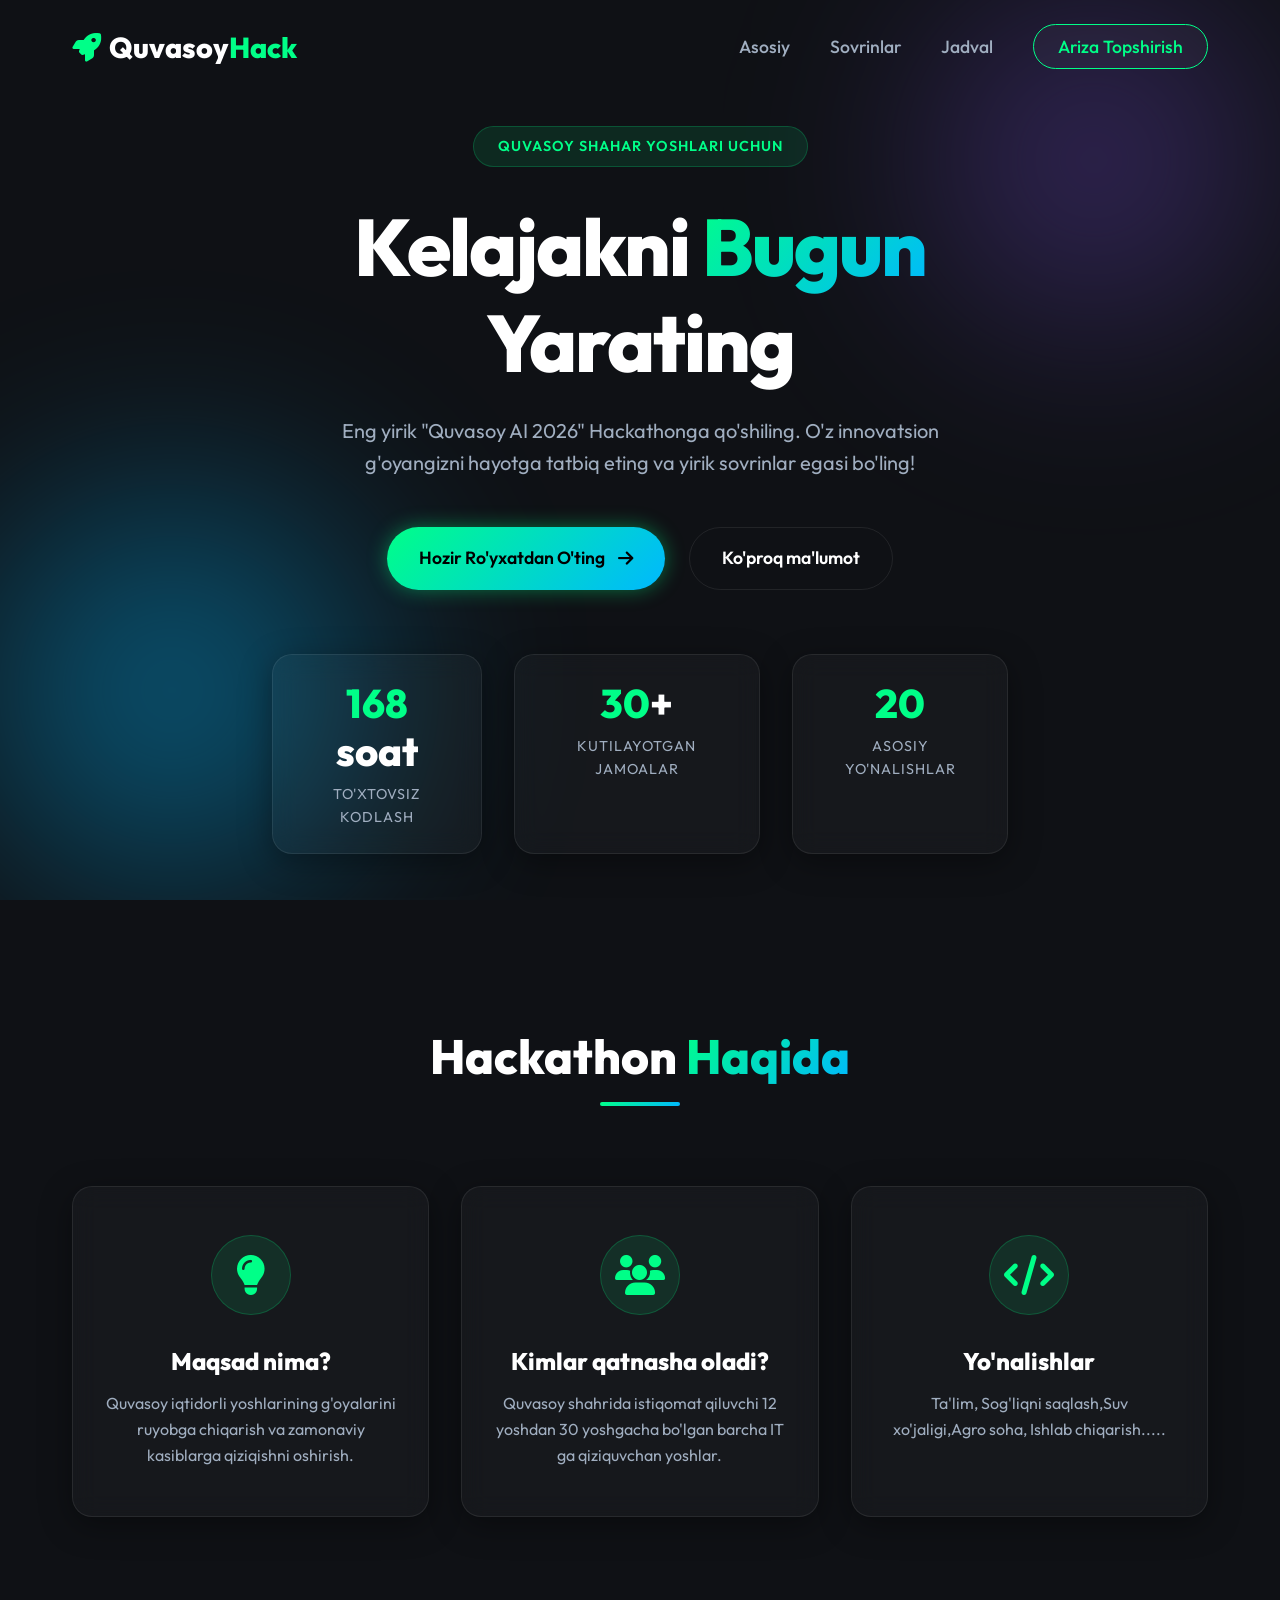
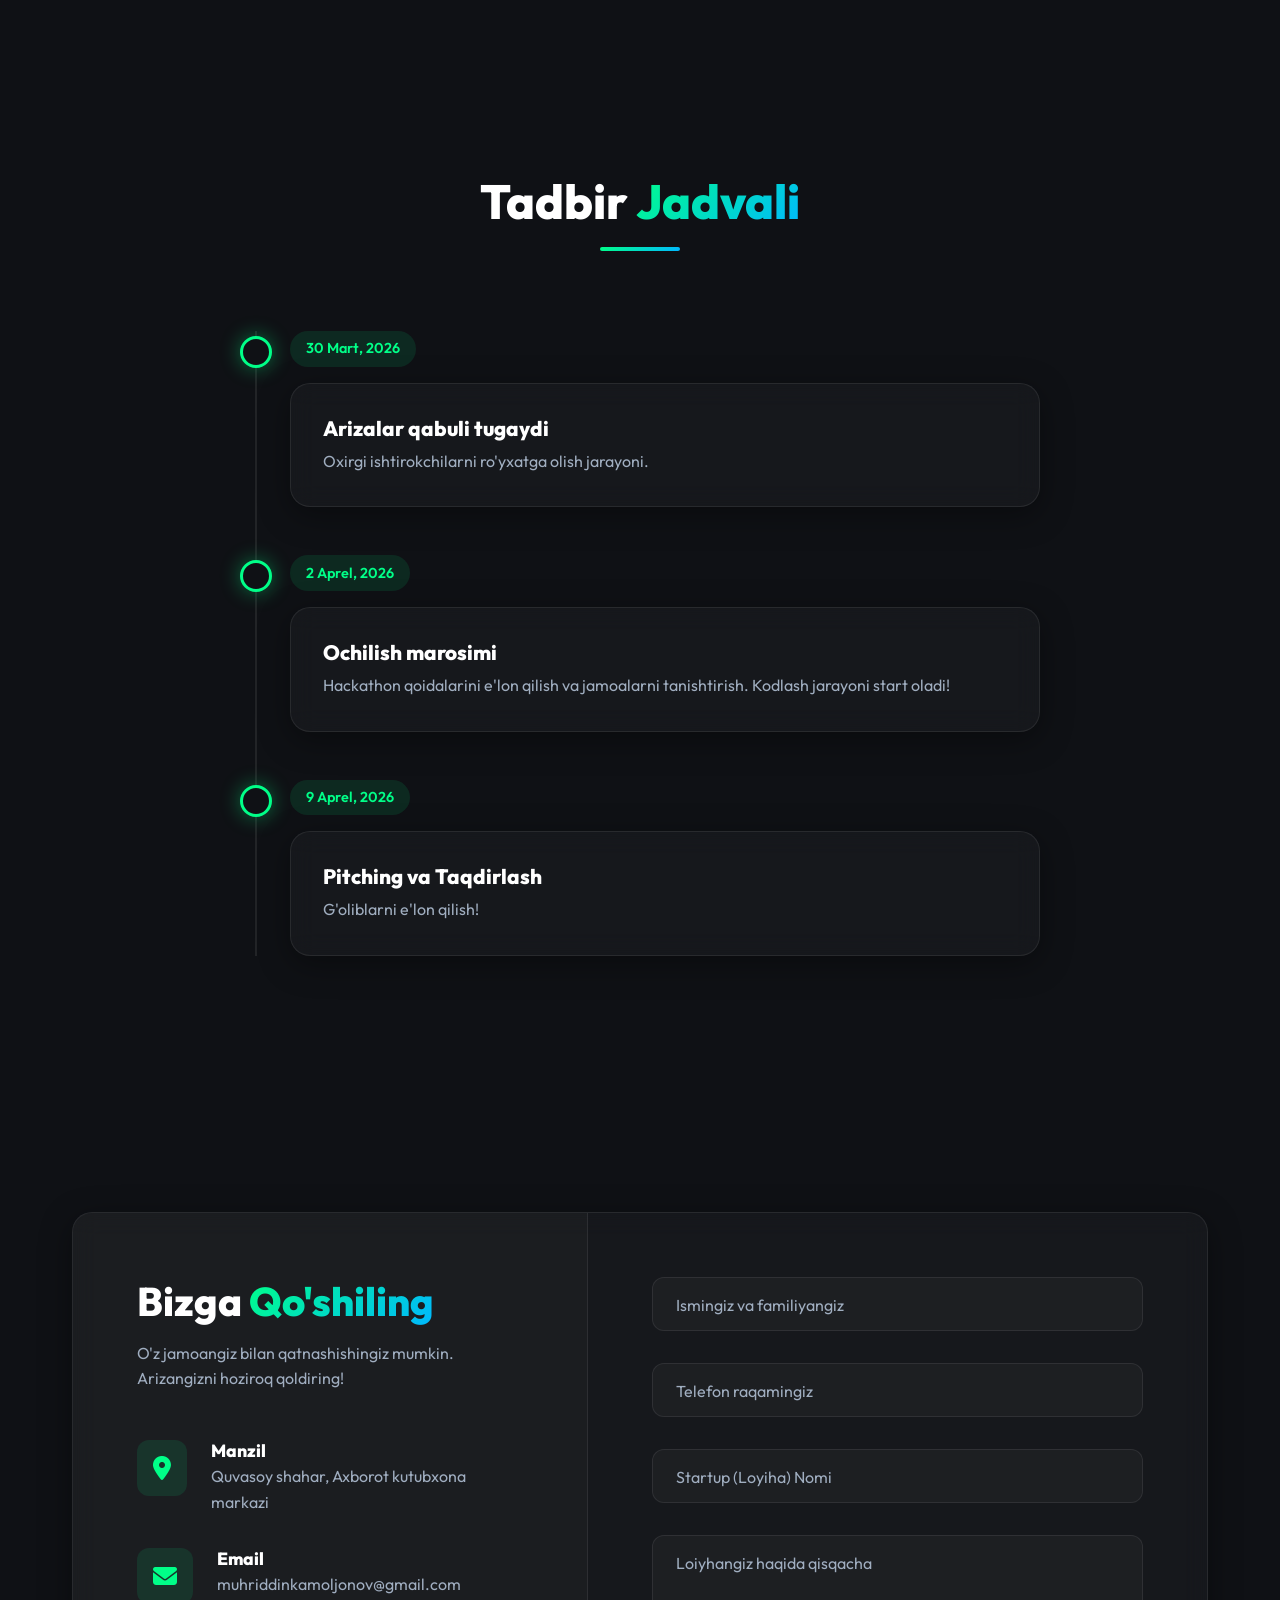
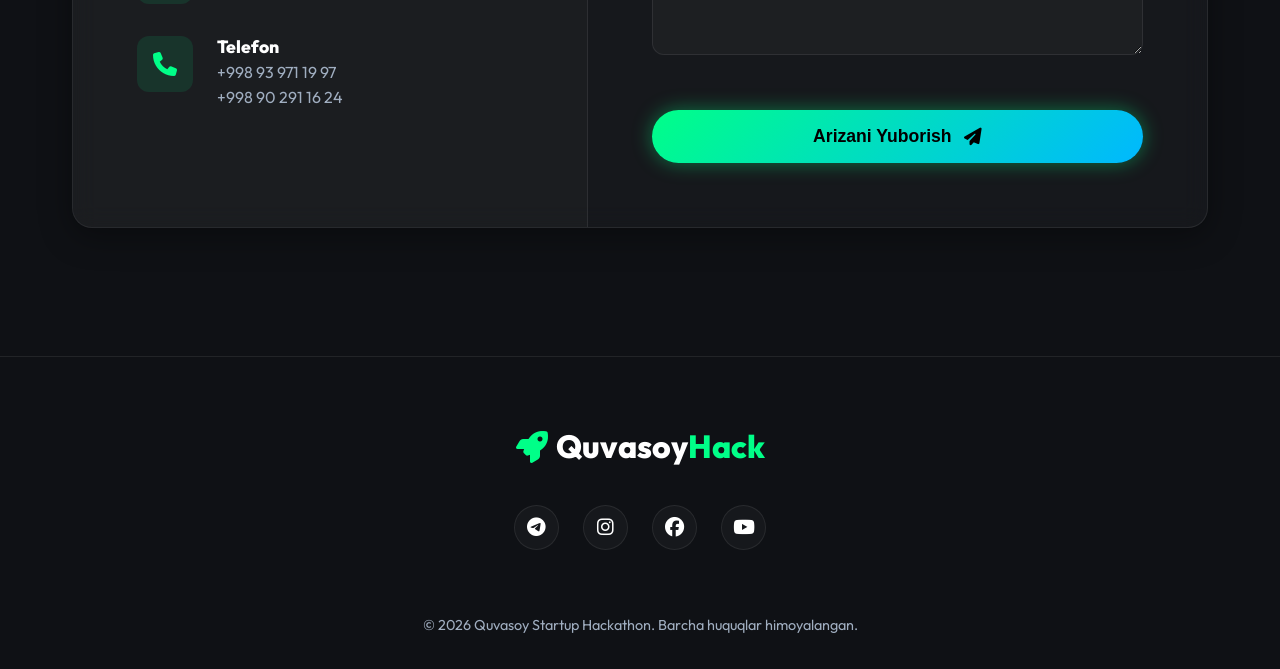
<file: index.html>
<!DOCTYPE html>
<html lang="uz">
<head>
    <meta charset="UTF-8">
    <meta name="viewport" content="width=device-width, initial-scale=1.0">
    <title>Quvasoy Startup Hackathon 2026</title>
    <link rel="stylesheet" href="style.css">
    <link href="https://fonts.googleapis.com/css2?family=Outfit:wght@300;400;600;800&display=swap" rel="stylesheet">
    <link rel="stylesheet" href="https://cdnjs.cloudflare.com/ajax/libs/font-awesome/6.4.0/css/all.min.css">
</head>
<body>

    <!-- Navigation -->
    <nav class="navbar" id="navbar">
        <div class="container nav-container">
            <a href="#" class="logo">
                <i class="fa-solid fa-rocket"></i>
                <span>Quvasoy<span>Hack</span></span>
            </a>
            <ul class="nav-links">
                <li><a href="#about">Asosiy</a></li>
                <li><a href="prizes.html">Sovrinlar</a></li>
                <li><a href="#timeline">Jadval</a></li>
                <li><a href="#apply" class="btn-nav">Ariza Topshirish</a></li>
            </ul>
            <div class="hamburger">
                <i class="fa-solid fa-bars"></i>
            </div>
        </div>
    </nav>

    <!-- Hero Section -->
    <header class="hero" id="home">
        <div class="hero-bg">
            <div class="blob blob-1"></div>
            <div class="blob blob-2"></div>
        </div>
        <div class="container hero-content">
            <p class="hero-subtitle">Quvasoy shahar yoshlari uchun</p>
            <h1 class="hero-title">
                Kelajakni 
                <span class="gradient-text">Bugun</span> 
                Yarating
            </h1>
            <p class="hero-desc">
                Eng yirik "Quvasoy AI 2026" Hackathonga qo'shiling. O'z innovatsion g'oyangizni hayotga tatbiq eting va yirik sovrinlar egasi bo'ling!
            </p>
            <div class="hero-buttons">
                <a href="#apply" class="btn btn-primary">
                    <span>Hozir Ro'yxatdan O'ting</span>
                    <i class="fa-solid fa-arrow-right"></i>
                </a>
                <a href="#about" class="btn btn-secondary">Ko'proq ma'lumot</a>
            </div>
            
            <div class="hero-stats">
                <div class="stat-item glass-card">
                    <h3><span>168</span> soat</h3>
                    <p>To'xtovsiz kodlash</p>
                </div>
                <div class="stat-item glass-card">
                    <h3><span class="counter">30</span>+</h3>
                    <p>Kutilayotgan jamoalar</p>
                </div>
                <div class="stat-item glass-card">
                    <h3><span>20</span></h3>
                    <p>Asosiy yo'nalishlar</p>
                </div>
            </div>
        </div>
    </header>

    <!-- About Section -->
    <section class="about" id="about">
        <div class="container">
            <div class="section-header">
                <h2 class="section-title">Hackathon <span class="gradient-text">Haqida</span></h2>
                <div class="title-underline"></div>
            </div>
            
            <div class="about-grid">
                <div class="about-card glass-card">
                    <div class="icon-wrapper">
                        <i class="fa-solid fa-lightbulb"></i>
                    </div>
                    <h3>Maqsad nima?</h3>
                    <p>Quvasoy iqtidorli yoshlarining g'oyalarini ruyobga chiqarish va zamonaviy kasiblarga  qiziqishni oshirish.</p>
                </div>
                <div class="about-card glass-card">
                    <div class="icon-wrapper">
                        <i class="fa-solid fa-users"></i>
                    </div>
                    <h3>Kimlar qatnasha oladi?</h3>
                    <p>Quvasoy shahrida istiqomat qiluvchi  12 yoshdan 30 yoshgacha bo'lgan barcha IT ga qiziquvchan yoshlar.</p>
                </div>
                <div class="about-card glass-card">
                    <div class="icon-wrapper">
                        <i class="fa-solid fa-code"></i>
                    </div>
                    <h3>Yo'nalishlar</h3>
                    <p>Ta'lim, Sog'liqni saqlash,Suv xo'jaligi,Agro soha, Ishlab chiqarish.....</p>
                </div>
            </div>
        </div>
    </section>


    <!-- Timeline Section -->
    <section class="timeline-section" id="timeline">
        <div class="container">
            <div class="section-header">
                <h2 class="section-title">Tadbir <span class="gradient-text">Jadvali</span></h2>
                <div class="title-underline"></div>
            </div>
            
            <div class="timeline">
                <div class="timeline-item">
                    <div class="timeline-dot"></div>
                    <div class="timeline-date">30 Mart, 2026</div>
                    <div class="timeline-content glass-card">
                        <h3>Arizalar qabuli tugaydi</h3>
                        <p>Oxirgi ishtirokchilarni ro'yxatga olish jarayoni.</p>
                    </div>
                </div>
                
                <div class="timeline-item">
                    <div class="timeline-dot"></div>
                    <div class="timeline-date">2 Aprel, 2026</div>
                    <div class="timeline-content glass-card">
                        <h3>Ochilish marosimi</h3>
                        <p>Hackathon qoidalarini e'lon qilish va jamoalarni tanishtirish. Kodlash jarayoni start oladi!</p>
                    </div>
                </div>
                
                <div class="timeline-item">
                    <div class="timeline-dot"></div>
                    <div class="timeline-date">9 Aprel, 2026</div>
                    <div class="timeline-content glass-card">
                        <h3>Pitching va Taqdirlash</h3>
                        <p> G'oliblarni e'lon qilish!</p>
                    </div>
                </div>
            </div>
        </div>
    </section>

    <!-- Application Form Section -->
    <section class="apply-section" id="apply">
        <div class="container">
            <div class="apply-container glass-card">
                <div class="apply-info">
                    <h2>Bizga <span class="gradient-text">Qo'shiling</span></h2>
                    <p>O'z jamoangiz bilan qatnashishingiz mumkin. Arizangizni hoziroq qoldiring!</p>
                    
                    <div class="contact-info">
                        <div class="info-item">
                            <i class="fa-solid fa-location-dot"></i>
                            <div>
                                <h4>Manzil</h4>
                                <p>Quvasoy shahar, Axborot kutubxona markazi</p>
                            </div>
                        </div>
                        <div class="info-item">
                            <i class="fa-solid fa-envelope"></i>
                            <div>
                                <h4>Email</h4>
                                <p>muhriddinkamoljonov@gmail.com</p>
                            </div>
                        </div>
                        <div class="info-item">
                            <i class="fa-solid fa-phone"></i>
                            <div>
                                <h4>Telefon</h4>
                                <p>+998 93 971 19 97</p>
                                <p>+998 90 291 16 24</p>
                            </div>
                        </div>
                    </div>
                </div>
                
                <div class="apply-form-container">
                    <form id="hackathonForm" class="form">
                        <div class="form-group">
                            <input type="text" id="fullname" required autocomplete="off" placeholder=" ">
                            <label for="fullname">Ismingiz va familiyangiz</label>
                        </div>
                        
                        <div class="form-group">
                            <input type="tel" id="phone" required maxlength="9" autocomplete="off" placeholder=" ">
                            <label for="phone">Telefon raqamingiz</label>
                            <span class="phone-prefix">+998</span>
                        </div>
                        
                        <div class="form-group">
                            <input type="text" id="project_name" required autocomplete="off" placeholder=" ">
                            <label for="project_name">Startup (Loyiha) Nomi</label>
                        </div>
                        
                        <div class="form-group">
                            <textarea id="project_desc" required placeholder=" "></textarea>
                            <label for="project_desc">Loiyhangiz haqida qisqacha</label>
                        </div>
                        
                        <button type="submit" class="btn btn-primary submit-btn">
                            Arizani Yuborish <i class="fa-solid fa-paper-plane"></i>
                        </button>
                    </form>
                    
                    <div class="success-message hide" id="successMessage">
                        <div class="success-icon">
                            <i class="fa-solid fa-circle-check"></i>
                        </div>
                        <h3>Tabriklaymiz!</h3>
                        <p>Arizangiz muvaffaqiyatli qabul qilindi. Tez orada siz bilan bog'lanamiz.</p>
                        <button class="btn btn-secondary" id="closeSuccess">Yopish</button>
                    </div>
                </div>
            </div>
        </div>
    </section>

    <!-- Footer -->
    <footer>
        <div class="container footer-container">
            <div class="footer-logo">
                <i class="fa-solid fa-rocket"></i>
                <span>Quvasoy<span>Hack</span></span>
            </div>
            
            <div class="social-links">
                <a href="#"><i class="fa-brands fa-telegram"></i></a>
                <a href="#"><i class="fa-brands fa-instagram"></i></a>
                <a href="#"><i class="fa-brands fa-facebook"></i></a>
                <a href="#"><i class="fa-brands fa-youtube"></i></a>
            </div>
            
            <div class="copyright">
                &copy; 2026 Quvasoy Startup Hackathon. Barcha huquqlar himoyalangan.
            </div>
        </div>
    </footer>

    <script src="script.js"></script>
</body>
</html>
</file>
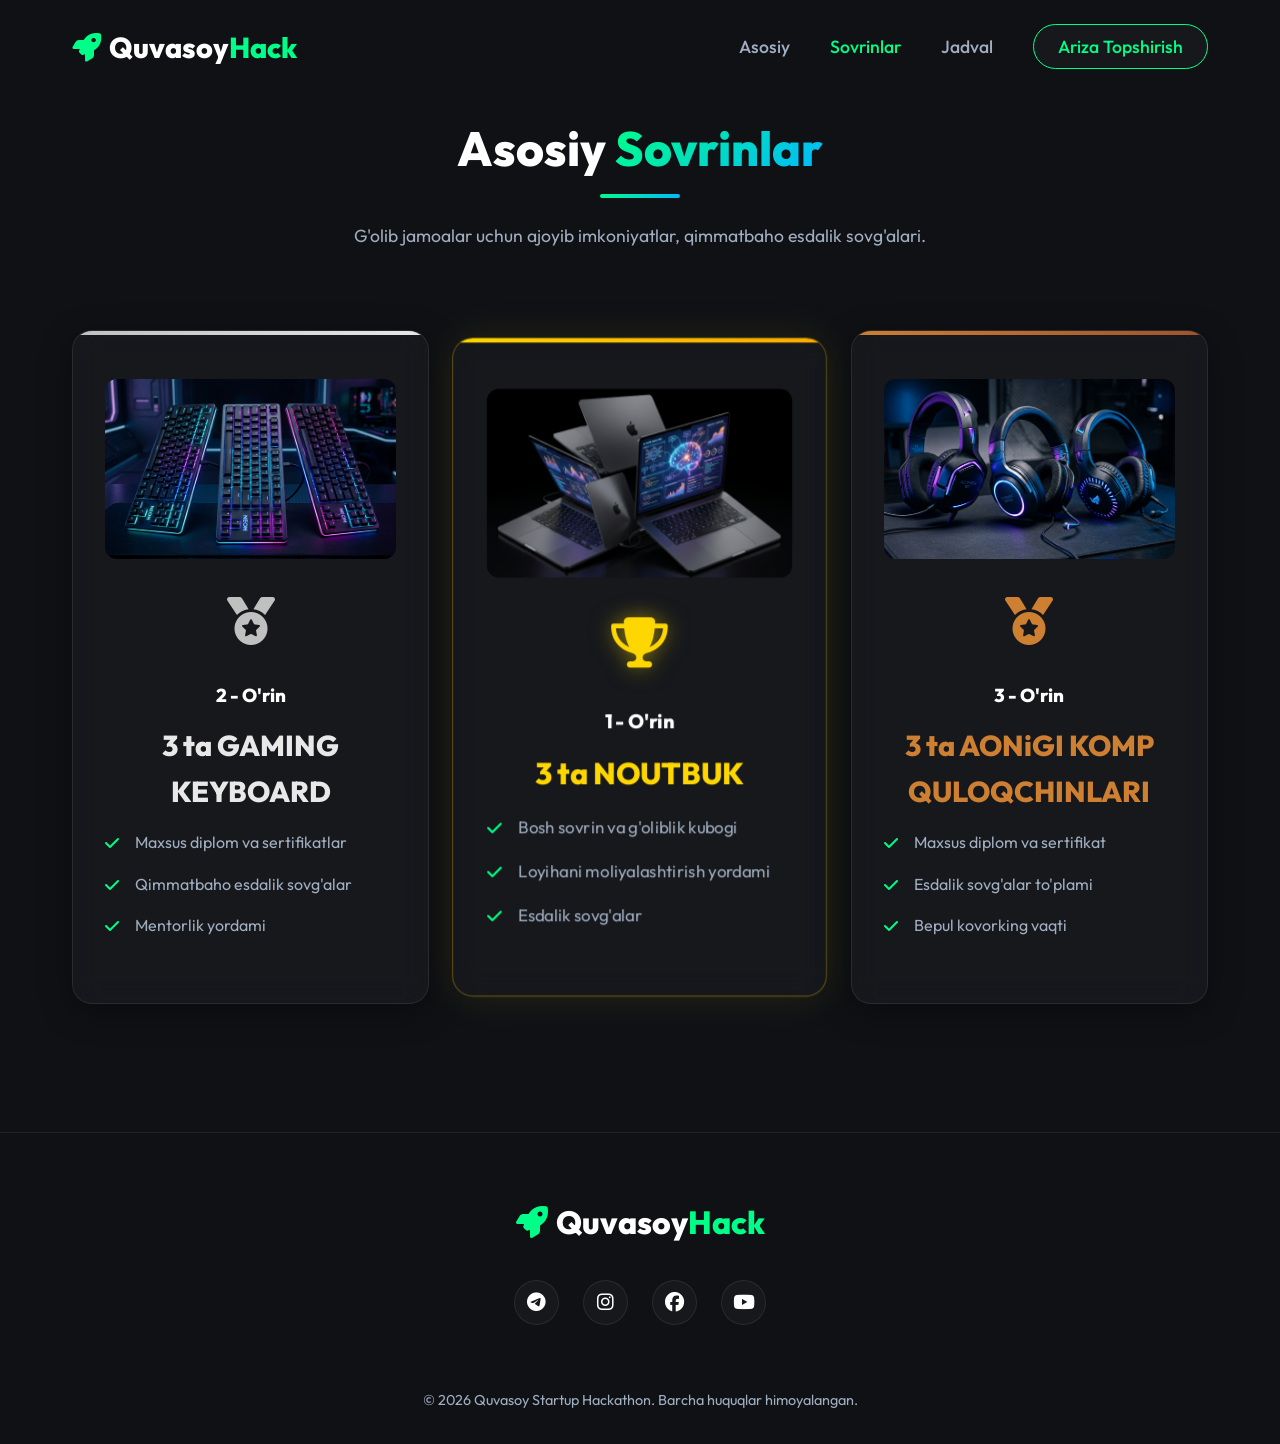
<file: prizes.html>
<!DOCTYPE html>
<html lang="uz">
<head>
    <meta charset="UTF-8">
    <meta name="viewport" content="width=device-width, initial-scale=1.0">
    <title>Quvasoy Startup Hackathon 2026</title>
    <link rel="stylesheet" href="style.css">
    <link href="https://fonts.googleapis.com/css2?family=Outfit:wght@300;400;600;800&display=swap" rel="stylesheet">
    <link rel="stylesheet" href="https://cdnjs.cloudflare.com/ajax/libs/font-awesome/6.4.0/css/all.min.css">
</head>
<body>

    <!-- Navigation -->
    <nav class="navbar" id="navbar">
        <div class="container nav-container">
            <a href="#" class="logo">
                <i class="fa-solid fa-rocket"></i>
                <span>Quvasoy<span>Hack</span></span>
            </a>
            <ul class="nav-links">
                <li><a href="index.html#about">Asosiy</a></li>
                <li><a href="prizes.html" class="active">Sovrinlar</a></li>
                <li><a href="index.html#timeline">Jadval</a></li>
                <li><a href="index.html#apply" class="btn-nav">Ariza Topshirish</a></li>
            </ul>
            <div class="hamburger">
                <i class="fa-solid fa-bars"></i>
            </div>
        </div>
    </nav>

    <!-- Prizes Section -->
    <section class="prizes-section" id="prizes" style="padding-top: 120px; min-height: 80vh;">
        <div class="container">
            <div class="section-header">
                <h2 class="section-title">Asosiy <span class="gradient-text">Sovrinlar</span></h2>
                <div class="title-underline"></div>
                <p class="section-subtitle">G'olib jamoalar uchun ajoyib imkoniyatlar, qimmatbaho esdalik sovg'alari.</p>
            </div>
            
            <div class="prizes-grid">
                <!-- 2-o'rin (Silver) -->
                <div class="prize-card silver glass-card">
                    <div class="prize-image">
                        <img src="images/keyboard.png" alt="Gaming Keyboards">
                    </div>
                    <div class="medal"><i class="fa-solid fa-medal"></i></div>
                    <h3>2 - O'rin</h3>
                    <div class="prize-amount" style="font-size: 1.8rem; margin: 1rem 0;">3 ta GAMING KEYBOARD</div>
                    <ul class="prize-benefits">
                        <li><i class="fa-solid fa-check"></i> Maxsus diplom va sertifikatlar</li>
                        <li><i class="fa-solid fa-check"></i> Qimmatbaho esdalik sovg'alar</li>
                        <li><i class="fa-solid fa-check"></i> Mentorlik yordami</li>
                    </ul>
                </div>
                
                <!-- 1-o'rin (Gold) -->
                <div class="prize-card gold glass-card">
                    <div class="prize-image">
                        <img src="images/laptop.png" alt="Laptops">
                    </div>
                    <div class="medal"><i class="fa-solid fa-trophy"></i></div>
                    <h3>1 - O'rin</h3>
                    <div class="prize-amount" style="font-size: 1.8rem; margin: 1rem 0;">3 ta NOUTBUK</div>
                    <ul class="prize-benefits">
                        <li><i class="fa-solid fa-check"></i> Bosh sovrin va g'oliblik kubogi</li>
                        <li><i class="fa-solid fa-check"></i> Loyihani moliyalashtirish yordami</li>
                        <li><i class="fa-solid fa-check"></i> Esdalik sovg'alar</li>
                    </ul>
                </div>
                
                <!-- 3-o'rin (Bronze) -->
                <div class="prize-card bronze glass-card">
                    <div class="prize-image">
                        <img src="images/headphone.png" alt="Headphones">
                    </div>
                    <div class="medal"><i class="fa-solid fa-medal"></i></div>
                    <h3>3 - O'rin</h3>
                    <div class="prize-amount" style="font-size: 1.8rem; margin: 1rem 0;">3 ta AONiGI KOMP QULOQCHINLARI</div>
                    <ul class="prize-benefits">
                        <li><i class="fa-solid fa-check"></i> Maxsus diplom va sertifikat</li>
                        <li><i class="fa-solid fa-check"></i> Esdalik sovg'alar to'plami</li>
                        <li><i class="fa-solid fa-check"></i> Bepul kovorking vaqti</li>
                    </ul>
                </div>
            </div>
        </div>
    </section>

    <!-- Footer -->
    <footer>
        <div class="container footer-container">
            <div class="footer-logo">
                <i class="fa-solid fa-rocket"></i>
                <span>Quvasoy<span>Hack</span></span>
            </div>
            
            <div class="social-links">
                <a href="#"><i class="fa-brands fa-telegram"></i></a>
                <a href="#"><i class="fa-brands fa-instagram"></i></a>
                <a href="#"><i class="fa-brands fa-facebook"></i></a>
                <a href="#"><i class="fa-brands fa-youtube"></i></a>
            </div>
            
            <div class="copyright">
                &copy; 2026 Quvasoy Startup Hackathon. Barcha huquqlar himoyalangan.
            </div>
        </div>
    </footer>

    <script src="script.js"></script>
</body>
</html>
</file>
<file: style.css>
/* ---
   Quvasoy Startup Hackathon - Modern, vibrant, and aesthetic styling 
--- */
:root {
    /* Colors */
    --primary: #00ff88;
    --primary-dark: #00cc6a;
    --secondary: #6b46c1;
    --secondary-light: #9f7aea;
    --bg-dark: #0f1115;
    --bg-card: rgba(255, 255, 255, 0.03);
    --bg-card-hover: rgba(255, 255, 255, 0.08);
    --text-main: #ffffff;
    --text-muted: #a0aec0;
    --border: rgba(255, 255, 255, 0.08);

    /* Gradients */
    --gradient-primary: linear-gradient(135deg, var(--primary) 0%, #00b8ff 100%);
    --gradient-glow: linear-gradient(90deg, #ff007a, #7928ca, #00b8ff, #00ff88);

    /* Shadows & Effects */
    --glass-shadow: 0 8px 32px 0 rgba(0, 0, 0, 0.37);
    --glass-border: 1px solid rgba(255, 255, 255, 0.08);
    --glow-primary: 0 0 20px rgba(0, 255, 136, 0.4);

    /* Typography */
    --font-main: 'Outfit', sans-serif;
}

/* Reset & Base */
* {
    margin: 0;
    padding: 0;
    box-sizing: border-box;
}

html {
    scroll-behavior: smooth;
}

body {
    font-family: var(--font-main);
    background-color: var(--bg-dark);
    color: var(--text-main);
    line-height: 1.6;
    overflow-x: hidden;
}

.container {
    max-width: 1200px;
    margin: 0 auto;
    padding: 0 2rem;
}

/* Typography Tools */
.gradient-text {
    background: var(--gradient-primary);
    -webkit-background-clip: text;
    -webkit-text-fill-color: transparent;
    background-clip: text;
}

h1, h2, h3, h4 {
    font-weight: 800;
    line-height: 1.2;
}

p {
    color: var(--text-muted);
}

/* UI Components */
.glass-card {
    background: var(--bg-card);
    backdrop-filter: blur(12px);
    -webkit-backdrop-filter: blur(12px);
    border: var(--glass-border);
    border-radius: 20px;
    box-shadow: var(--glass-shadow);
    transition: all 0.3s ease;
}

.glass-card:hover {
    background: var(--bg-card-hover);
    transform: translateY(-5px);
    border-color: rgba(255, 255, 255, 0.15);
}

/* Buttons */
.btn {
    display: inline-flex;
    align-items: center;
    justify-content: center;
    gap: 0.8rem;
    padding: 1rem 2rem;
    border-radius: 50px;
    font-weight: 600;
    font-size: 1.1rem;
    text-decoration: none;
    transition: all 0.3s cubic-bezier(0.4, 0, 0.2, 1);
    cursor: pointer;
    border: none;
}

.btn-primary {
    background: var(--gradient-primary);
    color: #000;
    box-shadow: var(--glow-primary);
}

.btn-primary:hover {
    transform: translateY(-2px);
    box-shadow: 0 0 30px rgba(0, 255, 136, 0.6);
}

.btn-secondary {
    background: transparent;
    color: var(--text-main);
    border: 1px solid var(--border);
}

.btn-secondary:hover {
    background: rgba(255, 255, 255, 0.05);
    border-color: rgba(255, 255, 255, 0.2);
}

/* Navigation */
.navbar {
    position: fixed;
    top: 0;
    width: 100%;
    z-index: 1000;
    padding: 1.5rem 0;
    transition: all 0.3s ease;
}

.navbar.scrolled {
    padding: 1rem 0;
    background: rgba(15, 17, 21, 0.8);
    backdrop-filter: blur(20px);
    -webkit-backdrop-filter: blur(20px);
    border-bottom: 1px solid var(--border);
}

.nav-container {
    display: flex;
    justify-content: space-between;
    align-items: center;
}

.logo {
    display: flex;
    align-items: center;
    gap: 0.5rem;
    font-size: 1.8rem;
    font-weight: 800;
    color: var(--text-main);
    text-decoration: none;
}

.logo i {
    color: var(--primary);
}

.logo span span {
    color: var(--primary);
}

.nav-links {
    display: flex;
    gap: 2.5rem;
    list-style: none;
    align-items: center;
}

.nav-links a {
    color: var(--text-muted);
    text-decoration: none;
    font-weight: 500;
    font-size: 1.1rem;
    transition: color 0.3s ease;
}

.nav-links a:hover,
.nav-links a.active {
    color: var(--primary);
}

.btn-nav {
    background: var(--bg-card);
    border: 1px solid var(--primary);
    padding: 0.6rem 1.5rem;
    border-radius: 50px;
    color: var(--primary) !important;
}

.btn-nav:hover {
    background: var(--primary);
    color: #000 !important;
    box-shadow: var(--glow-primary);
}

.hamburger {
    display: none;
    font-size: 1.5rem;
    cursor: pointer;
    color: var(--text-main);
}

/* Hero Section */
.hero {
    position: relative;
    min-height: 100vh;
    display: flex;
    align-items: center;
    padding-top: 80px;
    overflow: hidden;
}

.hero-bg {
    position: absolute;
    top: 0;
    left: 0;
    width: 100%;
    height: 100%;
    z-index: -1;
    overflow: hidden;
}

.blob {
    position: absolute;
    filter: blur(90px);
    opacity: 0.5;
    z-index: -1;
    animation: drift 20s infinite alternate ease-in-out;
}

.blob-1 {
    top: -10%;
    right: -5%;
    width: 500px;
    height: 500px;
    background: radial-gradient(circle, var(--secondary) 0%, transparent 70%);
}

.blob-2 {
    bottom: -10%;
    left: -10%;
    width: 600px;
    height: 600px;
    background: radial-gradient(circle, #00b8ff 0%, transparent 70%);
    animation-delay: -10s;
}

@keyframes drift {
    0% { transform: translate(0, 0) scale(1); }
    100% { transform: translate(-50px, 50px) scale(1.1); }
}

.hero-content {
    max-width: 800px;
    margin: 0 auto;
    text-align: center;
    position: relative;
    z-index: 1;
}

.hero-subtitle {
    display: inline-block;
    padding: 0.5rem 1.5rem;
    background: rgba(0, 255, 136, 0.1);
    color: var(--primary);
    border-radius: 50px;
    font-weight: 600;
    margin-bottom: 2rem;
    border: 1px solid rgba(0, 255, 136, 0.2);
    letter-spacing: 1px;
    text-transform: uppercase;
    font-size: 0.9rem;
}

.hero-title {
    font-size: 5rem;
    margin-bottom: 1.5rem;
    letter-spacing: -2px;
}

.hero-desc {
    font-size: 1.25rem;
    margin-bottom: 3rem;
    max-width: 650px;
    margin-left: auto;
    margin-right: auto;
}

.hero-buttons {
    display: flex;
    gap: 1.5rem;
    justify-content: center;
    margin-bottom: 4rem;
}

.hero-stats {
    display: flex;
    gap: 2rem;
    justify-content: center;
}

.stat-item {
    padding: 1.5rem 2rem;
    min-width: 200px;
}

.stat-item h3 {
    font-size: 2.5rem;
    color: var(--text-main);
    margin-bottom: 0.5rem;
}

.stat-item h3 span {
    color: var(--primary);
}

.stat-item p {
    font-size: 0.9rem;
    text-transform: uppercase;
    letter-spacing: 1px;
}

/* Sections Basic */
section {
    padding: 8rem 0;
    position: relative;
}

.section-header {
    text-align: center;
    margin-bottom: 5rem;
}

.section-title {
    font-size: 3rem;
    margin-bottom: 1rem;
}

.title-underline {
    height: 4px;
    width: 80px;
    background: var(--gradient-primary);
    margin: 0 auto;
    border-radius: 2px;
}

.section-subtitle {
    margin-top: 1.5rem;
    font-size: 1.1rem;
    max-width: 600px;
    margin-left: auto;
    margin-right: auto;
}

/* About Section */
.about-grid {
    display: grid;
    grid-template-columns: repeat(3, 1fr);
    gap: 2rem;
}

.about-card {
    padding: 3rem 2rem;
    text-align: center;
}

.icon-wrapper {
    width: 80px;
    height: 80px;
    margin: 0 auto 2rem;
    background: rgba(0, 255, 136, 0.1);
    border-radius: 50%;
    display: flex;
    align-items: center;
    justify-content: center;
    font-size: 2.5rem;
    color: var(--primary);
    border: 1px solid rgba(0, 255, 136, 0.2);
    transition: all 0.3s ease;
}

.about-card:hover .icon-wrapper {
    transform: scale(1.1);
    box-shadow: var(--glow-primary);
}

.about-card h3 {
    font-size: 1.5rem;
    margin-bottom: 1rem;
}

/* Prizes Section */
.prizes-grid {
    display: grid;
    grid-template-columns: repeat(3, 1fr);
    gap: 2rem;
    align-items: center;
}

.prize-card {
    padding: 3rem 2rem;
    text-align: center;
    position: relative;
    overflow: hidden;
}

.prize-card::before {
    content: '';
    position: absolute;
    top: 0;
    left: 0;
    width: 100%;
    height: 4px;
}

.prize-card.silver::before { background: linear-gradient(90deg, #c0c0c0, #e8e8e8); }
.prize-card.gold::before { background: linear-gradient(90deg, #ffd700, #ffaa00); }
.prize-card.bronze::before { background: linear-gradient(90deg, #cd7f32, #a0522d); }

.prize-card.gold {
    transform: scale(1.05);
    border-color: rgba(255, 215, 0, 0.3);
    box-shadow: 0 0 40px rgba(255, 215, 0, 0.1);
}

.prize-card.gold:hover {
    transform: scale(1.08) translateY(-10px);
}

.medal {
    font-size: 3rem;
    margin-bottom: 1.5rem;
}

.silver .medal { color: #c0c0c0; }
.gold .medal { color: #ffd700; text-shadow: 0 0 20px rgba(255, 215, 0, 0.5); }
.bronze .medal { color: #cd7f32; }

.prize-image {
    width: 100%;
    height: 180px;
    margin-bottom: 1.5rem;
    border-radius: 12px;
    overflow: hidden;
    position: relative;
    background: rgba(0, 0, 0, 0.2);
    display: flex;
    align-items: center;
    justify-content: center;
}

.prize-image img {
    width: 100%;
    height: 100%;
    object-fit: cover;
    transition: transform 0.5s ease;
}

.prize-card:hover .prize-image img {
    transform: scale(1.1);
}

.prize-amount {
    font-size: 2.5rem;
    font-weight: 800;
    margin: 1.5rem 0 2rem;
    color: var(--text-main);
}

.silver .prize-amount { color: #e8e8e8; }
.gold .prize-amount { color: #ffd700; }
.bronze .prize-amount { color: #cd7f32; }

.prize-amount span {
    font-size: 1rem;
    color: var(--text-muted);
}

.prize-benefits {
    list-style: none;
    text-align: left;
}

.prize-benefits li {
    margin-bottom: 1rem;
    display: flex;
    align-items: flex-start;
    gap: 1rem;
    color: var(--text-muted);
}

.prize-benefits i {
    color: var(--primary);
    margin-top: 5px;
}

/* Timeline */
.timeline {
    position: relative;
    max-width: 800px;
    margin: 0 auto;
}

.timeline::before {
    content: '';
    position: absolute;
    top: 0;
    left: 15px;
    height: 100%;
    width: 2px;
    background: var(--border);
}

.timeline-item {
    position: relative;
    padding-left: 50px;
    margin-bottom: 3rem;
}

.timeline-item:last-child {
    margin-bottom: 0;
}

.timeline-dot {
    position: absolute;
    left: 0;
    top: 5px;
    width: 32px;
    height: 32px;
    background: var(--bg-dark);
    border: 3px solid var(--primary);
    border-radius: 50%;
    box-shadow: var(--glow-primary);
}

.timeline-date {
    display: inline-block;
    padding: 0.4rem 1rem;
    background: rgba(0, 255, 136, 0.1);
    color: var(--primary);
    border-radius: 50px;
    font-size: 0.9rem;
    font-weight: 600;
    margin-bottom: 1rem;
}

.timeline-content {
    padding: 2rem;
}

.timeline-content h3 {
    margin-bottom: 0.5rem;
    font-size: 1.3rem;
}

/* Apply Form Section */
.apply-container {
    display: grid;
    grid-template-columns: 1fr 1.2fr;
    gap: 0;
    overflow: hidden;
}

.apply-info {
    padding: 4rem;
    background: rgba(255, 255, 255, 0.02);
    border-right: 1px solid var(--border);
}

.apply-info h2 {
    font-size: 2.5rem;
    margin-bottom: 1rem;
}

.apply-info > p {
    margin-bottom: 3rem;
}

.info-item {
    display: flex;
    align-items: flex-start;
    gap: 1.5rem;
    margin-bottom: 2rem;
}

.info-item i {
    font-size: 1.5rem;
    color: var(--primary);
    background: rgba(0, 255, 136, 0.1);
    padding: 1rem;
    border-radius: 12px;
}

.info-item h4 {
    margin-bottom: 0.2rem;
    font-size: 1.1rem;
}

.apply-form-container {
    padding: 4rem;
    position: relative;
}

.form-group {
    position: relative;
    margin-bottom: 2rem;
}

.form-group input,
.form-group textarea {
    width: 100%;
    background: rgba(255, 255, 255, 0.03);
    border: 1px solid var(--border);
    border-radius: 12px;
    padding: 1rem 1.5rem;
    color: var(--text-main);
    font-family: inherit;
    font-size: 1rem;
    transition: all 0.3s ease;
}

.form-group textarea {
    min-height: 120px;
    resize: vertical;
}

.form-group input:focus,
.form-group textarea:focus {
    outline: none;
    border-color: var(--primary);
    background: rgba(0, 255, 136, 0.05);
}

.form-group label {
    position: absolute;
    left: 1.5rem;
    top: 1rem;
    color: var(--text-muted);
    transition: all 0.3s ease;
    pointer-events: none;
}

.form-group input:focus ~ label,
.form-group input:not(:placeholder-shown) ~ label,
.form-group textarea:focus ~ label,
.form-group textarea:not(:placeholder-shown) ~ label {
    top: -0.6rem;
    left: 1rem;
    font-size: 0.8rem;
    background: var(--bg-dark);
    padding: 0 0.5rem;
    color: var(--primary);
}

.phone-prefix {
    position: absolute;
    left: 1.5rem;
    top: 1rem;
    color: var(--text-main);
    display: none;
}

.form-group input[type="tel"]:focus ~ .phone-prefix,
.form-group input[type="tel"]:not(:placeholder-shown) ~ .phone-prefix {
    display: block;
}

.form-group input[type="tel"]:focus,
.form-group input[type="tel"]:not(:placeholder-shown) {
    padding-left: 4.5rem;
}

.submit-btn {
    width: 100%;
    margin-top: 1rem;
}

.success-message {
    position: absolute;
    top: 0;
    left: 0;
    width: 100%;
    height: 100%;
    background: rgba(15, 17, 21, 0.95);
    backdrop-filter: blur(10px);
    display: flex;
    flex-direction: column;
    align-items: center;
    justify-content: center;
    text-align: center;
    padding: 2rem;
    transition: all 0.4s ease;
    opacity: 1;
    visibility: visible;
    z-index: 10;
}

.success-message.hide {
    opacity: 0;
    visibility: hidden;
}

.success-icon {
    font-size: 5rem;
    color: var(--primary);
    margin-bottom: 2rem;
    text-shadow: var(--glow-primary);
}

.success-message h3 {
    font-size: 2rem;
    margin-bottom: 1rem;
}

.success-message p {
    margin-bottom: 2rem;
}

/* Footer */
footer {
    border-top: 1px solid var(--border);
    padding: 4rem 0 2rem;
}

.footer-container {
    display: flex;
    flex-direction: column;
    align-items: center;
    gap: 2rem;
}

.footer-logo {
    font-size: 2rem;
    font-weight: 800;
    display: flex;
    align-items: center;
    gap: 0.5rem;
}

.footer-logo i, .footer-logo span span {
    color: var(--primary);
}

.social-links {
    display: flex;
    gap: 1.5rem;
}

.social-links a {
    width: 45px;
    height: 45px;
    background: var(--bg-card);
    border: 1px solid var(--border);
    border-radius: 50%;
    display: flex;
    align-items: center;
    justify-content: center;
    color: var(--text-main);
    font-size: 1.2rem;
    transition: all 0.3s ease;
    text-decoration: none;
}

.social-links a:hover {
    background: var(--primary);
    color: #000;
    transform: translateY(-3px);
    box-shadow: var(--glow-primary);
}

.copyright {
    color: var(--text-muted);
    font-size: 0.9rem;
    margin-top: 2rem;
}

/* Responsive */
@media (max-width: 992px) {
    .hero-title { font-size: 4rem; }
    .hero-stats { flex-wrap: wrap; }
    .about-grid, .prizes-grid { grid-template-columns: repeat(2, 1fr); }
    .apply-container { grid-template-columns: 1fr; }
    .apply-info { border-right: none; border-bottom: 1px solid var(--border); padding: 3rem 2rem; }
    .apply-form-container { padding: 3rem 2rem; }
}

@media (max-width: 768px) {
    .nav-links {
        position: fixed;
        top: 0;
        right: -100%;
        width: 100%;
        height: 100vh;
        background: rgba(15, 17, 21, 0.98);
        backdrop-filter: blur(20px);
        flex-direction: column;
        justify-content: center;
        transition: 0.4s ease;
    }
    .nav-links.active { right: 0; }
    .hamburger { display: block; z-index: 1001; }
    
    .hero-title { font-size: 3rem; }
    .hero-buttons { flex-direction: column; }
    .hero-stats { flex-direction: column; align-items: stretch; }
    
    .about-grid, .prizes-grid { grid-template-columns: 1fr; }
    .prize-card.gold { transform: scale(1); }
    .prize-card.gold:hover { transform: translateY(-5px); }
    
    .timeline::before { left: 15px; }
    .timeline-item { padding-left: 40px; }
}
</file>
